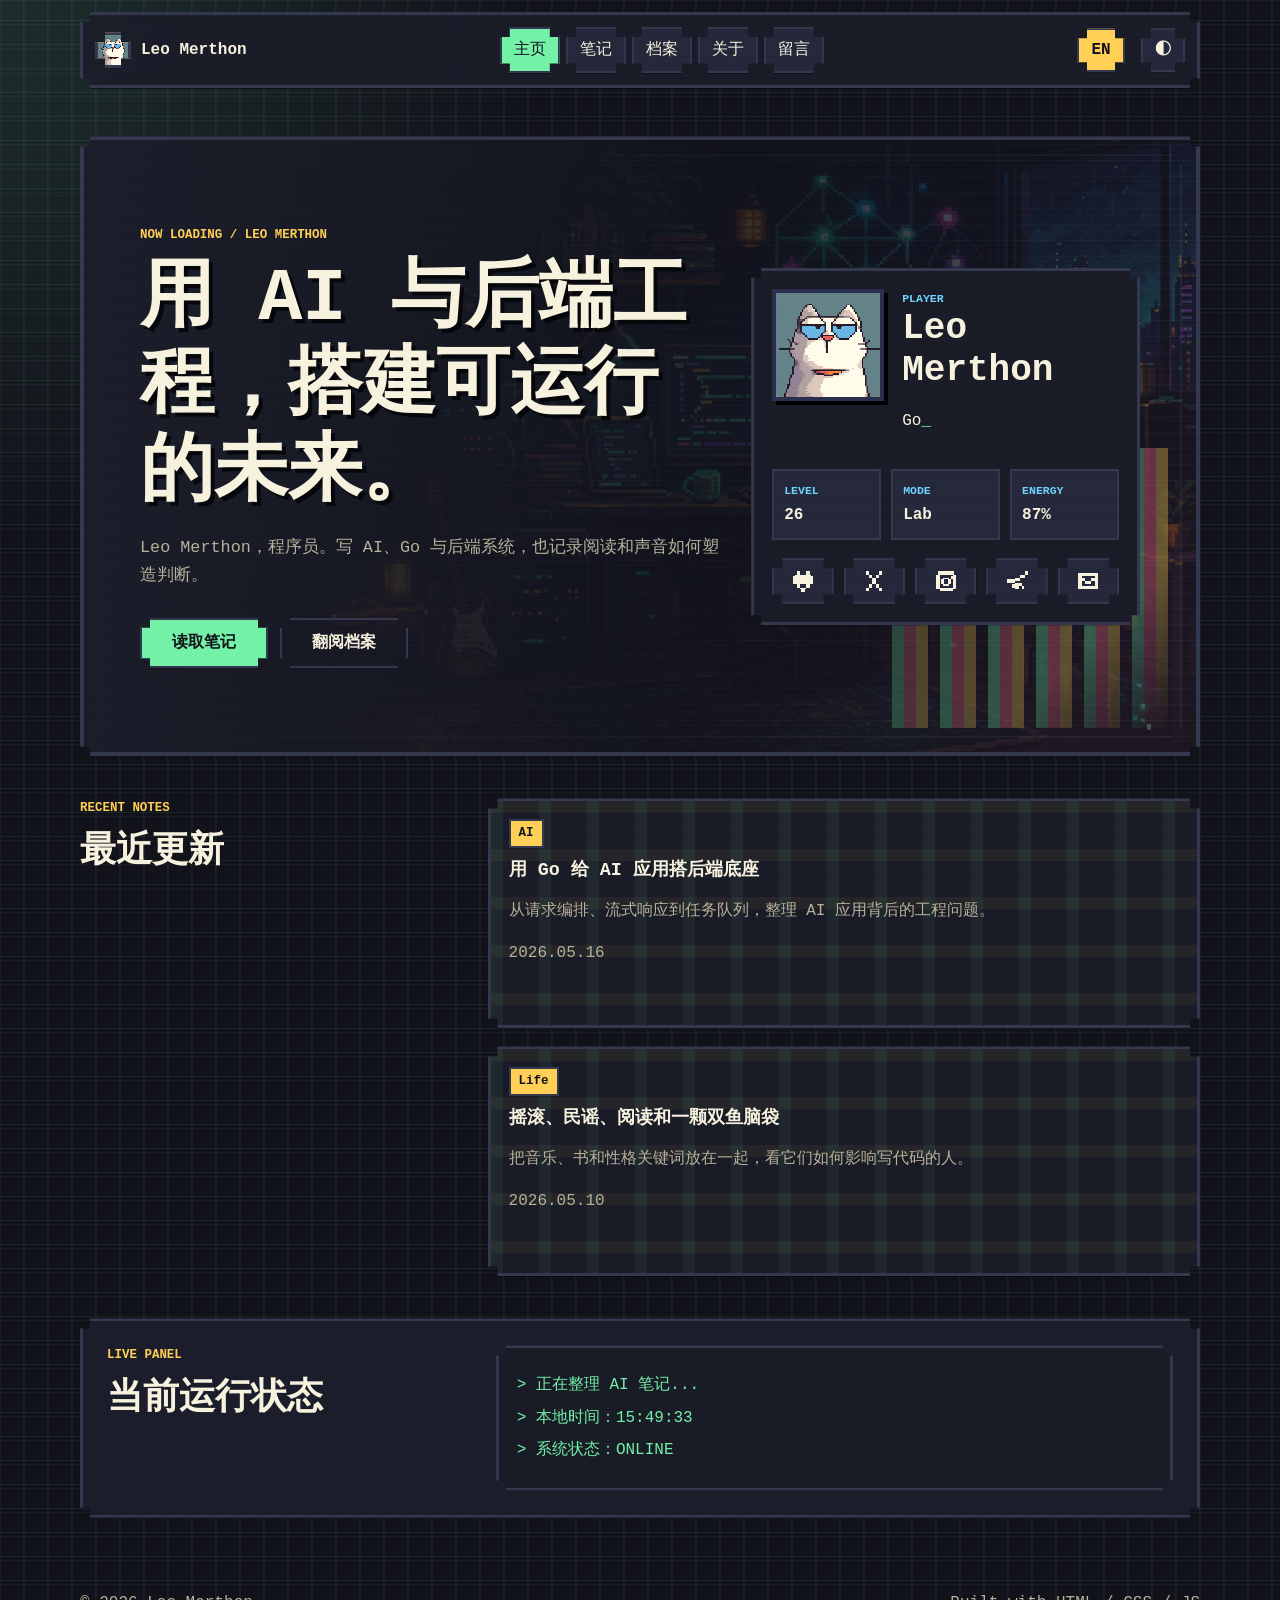
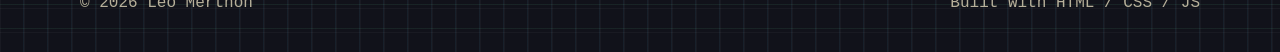
<file: index.html>
<!doctype html>
<html lang="zh-CN">
  <head>
    <meta charset="utf-8">
    <meta name="viewport" content="width=device-width, initial-scale=1">
    <title>Leo Merthon | AI Backend Engineer</title>
    <meta name="description" content="Leo Merthon 的像素风个人网站，记录 AI、Golang、后端工程、阅读和音乐。">
    <link rel="icon" type="image/svg+xml" href="assets/img/favicon.svg">
    <link rel="apple-touch-icon" href="assets/img/my.jpg">
    <link rel="stylesheet" href="assets/css/style.css">
  </head>
  <body data-page="home">
    <div class="scanline" aria-hidden="true"></div>
    <header class="site-header">
      <a class="brand" href="index.html" aria-label="回到首页">
        <span class="brand-icon"><img src="assets/img/my.jpg" alt=""></span>
        <span>Leo Merthon</span>
      </a>
      <button class="menu-button" type="button" data-menu-toggle aria-controls="site-nav" aria-expanded="false" aria-label="打开导航">
        <span></span><span></span><span></span>
      </button>
      <nav class="main-nav" id="site-nav" aria-label="主导航">
        <a href="index.html" data-i18n="nav.home">主页</a>
        <a href="posts.html" data-i18n="nav.notes">笔记</a>
        <a href="archive.html" data-i18n="nav.archive">档案</a>
        <a href="about.html" data-i18n="nav.about">关于</a>
        <a href="guestbook.html" data-i18n="nav.guestbook">留言</a>
      </nav>
      <button class="lang-button" type="button" data-lang-toggle aria-label="Switch language">EN</button>
      <button class="icon-button" type="button" data-theme-toggle aria-label="切换主题" title="切换主题">◐</button>
    </header>

    <main>
      <section class="hero">
        <img class="hero-art" src="assets/img/leo-pixel-lab.png" alt="" aria-hidden="true">
        <div class="pixel-grid" aria-hidden="true"></div>
        <div class="hero-copy">
          <p class="eyebrow" data-i18n="home.eyebrow">NOW LOADING / LEO MERTHON</p>
          <h1 data-i18n="home.title">用 AI 与后端工程，搭建可运行的未来。</h1>
          <p class="lead" data-i18n="home.lead">Leo Merthon，程序员。写 AI、Go 与后端系统，也记录阅读和声音如何塑造判断。</p>
          <div class="hero-actions">
            <a class="button primary" href="posts.html" data-i18n="home.ctaNotes">读取笔记</a>
            <a class="button ghost" href="archive.html" data-i18n="home.ctaArchive">翻阅档案</a>
          </div>
        </div>
        <aside class="profile-terminal" aria-label="个人状态卡">
          <img class="avatar pixel-avatar" src="assets/img/my.jpg" alt="个人头像">
          <div>
            <p class="terminal-label" data-i18n="home.player">PLAYER</p>
            <h2>Leo Merthon</h2>
            <p class="typing" data-typing="AI Engineering / Golang / Backend Systems / Rock & Folk" data-i18n-typing="home.typing"></p>
          </div>
          <dl class="status-grid">
            <div>
              <dt>LEVEL</dt>
              <dd>26</dd>
            </div>
            <div>
              <dt>MODE</dt>
              <dd>Lab</dd>
            </div>
            <div>
              <dt>ENERGY</dt>
              <dd><span data-energy>87</span>%</dd>
            </div>
          </dl>
          <nav class="social-dock" aria-label="Social links">
            <a href="#" aria-label="GitHub">
              <svg class="pixel-icon" viewBox="0 0 16 16" aria-hidden="true">
                <path d="M4 2h2v2H4zM10 2h2v2h-2zM3 4h10v1H3zM2 5h12v5H2zM4 10h2v2H4zM10 10h2v2h-2zM6 12h4v1H6zM7 13h2v2H7z"/>
              </svg>
            </a>
            <a href="#" aria-label="X">
              <svg class="pixel-icon" viewBox="0 0 16 16" aria-hidden="true">
                <path d="M3 2h2v2H3zM11 2h2v2h-2zM5 4h2v2H5zM9 4h2v2H9zM7 6h2v4H7zM5 10h2v2H5zM9 10h2v2H9zM3 12h2v2H3zM11 12h2v2h-2z"/>
              </svg>
            </a>
            <a href="#" aria-label="Instagram">
              <svg class="pixel-icon" viewBox="0 0 16 16" aria-hidden="true">
                <path d="M3 2h10v2H3zM2 4h2v9H2zM12 4h2v9h-2zM4 12h8v2H4zM11 5h2v2h-2zM6 6h4v1H6zM5 7h2v3H5zM9 7h2v3H9zM6 10h4v1H6z"/>
              </svg>
            </a>
            <a href="#" aria-label="Telegram">
              <svg class="pixel-icon" viewBox="0 0 16 16" aria-hidden="true">
                <path d="M13 2h2v2h-2zM10 4h3v2h-3zM7 6h3v2H7zM2 7h5v2H2zM7 9h2v4H7zM9 9h2v2H9zM11 11h1v2h-1zM5 10h2v2H5z"/>
              </svg>
            </a>
            <a href="mailto:your-email@example.com" aria-label="Gmail">
              <svg class="pixel-icon" viewBox="0 0 16 16" aria-hidden="true">
                <path d="M2 3h12v2H2zM2 5h2v8H2zM12 5h2v8h-2zM4 6h2v2H4zM10 6h2v2h-2zM6 8h4v2H6zM4 11h8v2H4z"/>
              </svg>
            </a>
          </nav>
        </aside>
      </section>

      <section class="section two-col">
        <div>
          <p class="eyebrow" data-i18n="home.recentEyebrow">RECENT NOTES</p>
          <h2 data-i18n="home.recentTitle">最近更新</h2>
        </div>
        <div class="post-list compact-list">
          <article class="post-card">
            <span class="post-tag" data-i18n="tag.ai">AI</span>
            <h3><a href="post-pixel-room.html" data-i18n="post.ai.title">用 Go 给 AI 应用搭后端底座</a></h3>
            <p data-i18n="post.ai.excerpt">从请求编排、流式响应到任务队列，整理 AI 应用背后的工程问题。</p>
            <time datetime="2026-05-16">2026.05.16</time>
          </article>
          <article class="post-card">
            <span class="post-tag" data-i18n="tag.life">Life</span>
            <h3><a href="post-desk-notes.html" data-i18n="post.life.title">摇滚、民谣、阅读和一颗双鱼脑袋</a></h3>
            <p data-i18n="post.life.excerpt">把音乐、书和性格关键词放在一起，看它们如何影响写代码的人。</p>
            <time datetime="2026-05-10">2026.05.10</time>
          </article>
        </div>
      </section>

      <section class="section console-strip">
        <div>
          <p class="eyebrow" data-i18n="home.liveEyebrow">LIVE PANEL</p>
          <h2 data-i18n="home.liveTitle">当前运行状态</h2>
        </div>
        <div class="console-box" aria-live="polite">
          <p><span>&gt;</span> <span data-rotator data-i18n-rotator="home.rotator">正在整理 AI 笔记...</span></p>
          <p><span>&gt;</span> <span data-i18n="home.localTime">本地时间</span>：<span data-clock>--:--:--</span></p>
          <p><span>&gt;</span> <span data-i18n="home.siteStatus">系统状态：ONLINE</span></p>
        </div>
      </section>
    </main>

    <footer class="site-footer">
      <span>© 2026 Leo Merthon</span>
      <span>Built with HTML / CSS / JS</span>
    </footer>

    <script src="assets/js/main.js" defer></script>
  </body>
</html>
</file>
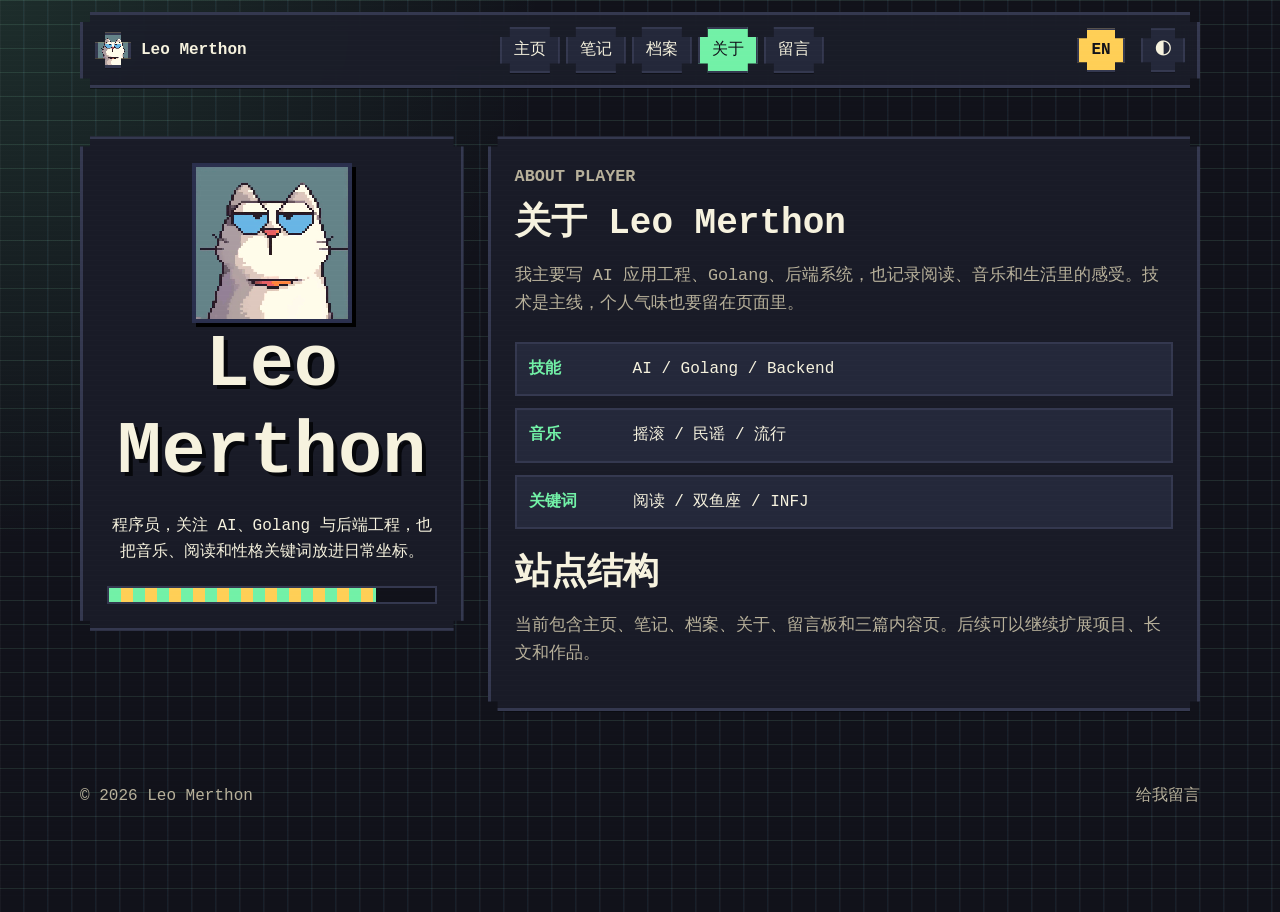
<file: about.html>
<!doctype html>
<html lang="zh-CN">
  <head>
    <meta charset="utf-8">
    <meta name="viewport" content="width=device-width, initial-scale=1">
    <title>About | Leo Merthon</title>
    <meta name="description" content="关于 Leo Merthon 的页面。">
    <link rel="icon" type="image/svg+xml" href="assets/img/favicon.svg">
    <link rel="stylesheet" href="assets/css/style.css">
  </head>
  <body data-page="about">
    <div class="scanline" aria-hidden="true"></div>
    <header class="site-header">
      <a class="brand" href="index.html" aria-label="回到首页">
        <span class="brand-icon"><img src="assets/img/my.jpg" alt=""></span>
        <span>Leo Merthon</span>
      </a>
      <button class="menu-button" type="button" data-menu-toggle aria-controls="site-nav" aria-expanded="false" aria-label="打开导航">
        <span></span><span></span><span></span>
      </button>
      <nav class="main-nav" id="site-nav" aria-label="主导航">
        <a href="index.html" data-i18n="nav.home">主页</a>
        <a href="posts.html" data-i18n="nav.notes">笔记</a>
        <a href="archive.html" data-i18n="nav.archive">档案</a>
        <a href="about.html" data-i18n="nav.about">关于</a>
        <a href="guestbook.html" data-i18n="nav.guestbook">留言</a>
      </nav>
      <button class="lang-button" type="button" data-lang-toggle aria-label="Switch language">EN</button>
      <button class="icon-button" type="button" data-theme-toggle aria-label="切换主题" title="切换主题">◐</button>
    </header>

    <main>
      <section class="about-layout">
        <aside class="player-card">
          <img class="avatar pixel-avatar large" src="assets/img/my.jpg" alt="个人头像">
          <h1>Leo Merthon</h1>
          <p data-i18n="about.card">程序员，关注 AI、Golang 与后端工程，也把音乐、阅读和性格关键词放进日常坐标。</p>
          <div class="meter" aria-label="工程能量"><span style="width: 82%"></span></div>
        </aside>
        <div class="about-copy">
          <p class="eyebrow" data-i18n="about.eyebrow">ABOUT PLAYER</p>
          <h2 data-i18n="about.title">关于 Leo Merthon</h2>
          <p data-i18n="about.body">我主要写 AI 应用工程、Golang、后端系统，也记录阅读、音乐和生活里的感受。技术是主线，个人气味也要留在页面里。</p>
          <div class="inventory">
            <div><strong data-i18n="about.skillLabel">技能</strong><span>AI / Golang / Backend</span></div>
            <div><strong data-i18n="about.musicLabel">音乐</strong><span data-i18n="about.music">摇滚 / 民谣 / 流行</span></div>
            <div><strong data-i18n="about.identityLabel">关键词</strong><span data-i18n="about.identity">阅读 / 双鱼座 / INFJ</span></div>
          </div>
          <h2 data-i18n="about.structureTitle">站点结构</h2>
          <p data-i18n="about.structure">当前包含主页、笔记、档案、关于、留言板和三篇内容页。后续可以继续扩展项目、长文和作品。</p>
        </div>
      </section>
    </main>

    <footer class="site-footer">
      <span>© 2026 Leo Merthon</span>
      <span><a href="guestbook.html" data-i18n="footer.leaveMessage">给我留言</a></span>
    </footer>
    <script src="assets/js/main.js" defer></script>
  </body>
</html>
</file>
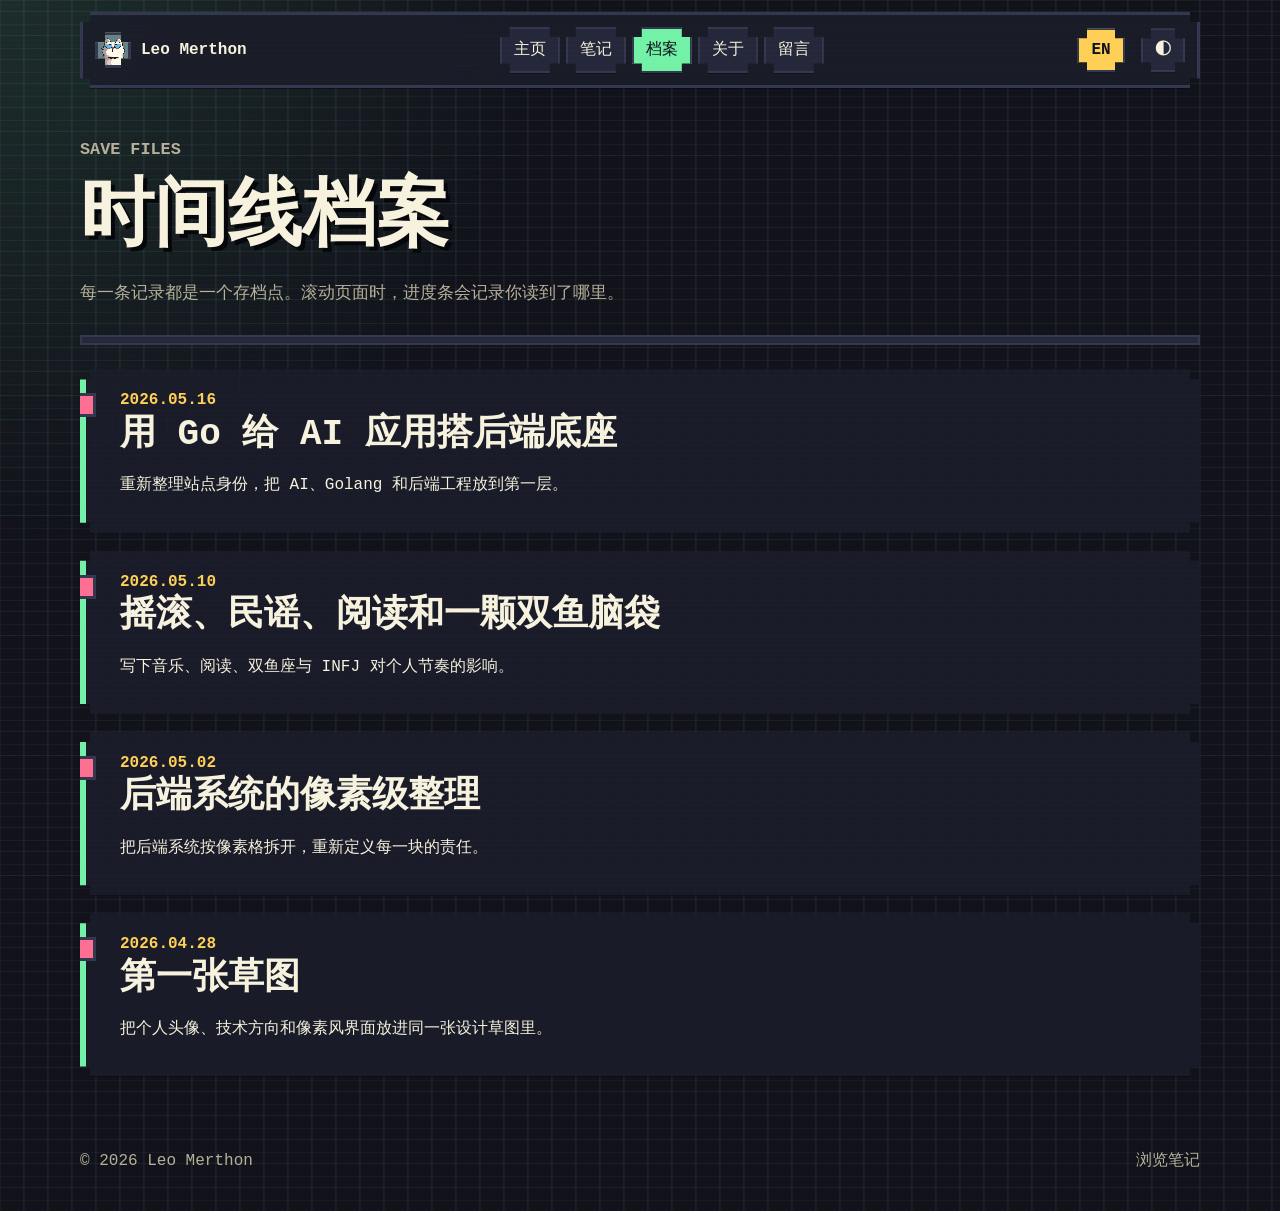
<file: archive.html>
<!doctype html>
<html lang="zh-CN">
  <head>
    <meta charset="utf-8">
    <meta name="viewport" content="width=device-width, initial-scale=1">
    <title>Archive | Leo Merthon</title>
    <meta name="description" content="Leo Merthon 的时间线档案。">
    <link rel="icon" type="image/svg+xml" href="assets/img/favicon.svg">
    <link rel="stylesheet" href="assets/css/style.css">
  </head>
  <body data-page="archive">
    <div class="scanline" aria-hidden="true"></div>
    <header class="site-header">
      <a class="brand" href="index.html" aria-label="回到首页">
        <span class="brand-icon"><img src="assets/img/my.jpg" alt=""></span>
        <span>Leo Merthon</span>
      </a>
      <button class="menu-button" type="button" data-menu-toggle aria-controls="site-nav" aria-expanded="false" aria-label="打开导航">
        <span></span><span></span><span></span>
      </button>
      <nav class="main-nav" id="site-nav" aria-label="主导航">
        <a href="index.html" data-i18n="nav.home">主页</a>
        <a href="posts.html" data-i18n="nav.notes">笔记</a>
        <a href="archive.html" data-i18n="nav.archive">档案</a>
        <a href="about.html" data-i18n="nav.about">关于</a>
        <a href="guestbook.html" data-i18n="nav.guestbook">留言</a>
      </nav>
      <button class="lang-button" type="button" data-lang-toggle aria-label="Switch language">EN</button>
      <button class="icon-button" type="button" data-theme-toggle aria-label="切换主题" title="切换主题">◐</button>
    </header>

    <main>
      <section class="page-title">
        <p class="eyebrow" data-i18n="archive.eyebrow">SAVE FILES</p>
        <h1 data-i18n="archive.title">时间线档案</h1>
        <p data-i18n="archive.lead">每一条记录都是一个存档点。滚动页面时，进度条会记录你读到了哪里。</p>
      </section>
      <div class="progress-track" aria-hidden="true"><span data-progress></span></div>

      <section class="timeline">
        <article>
          <time datetime="2026-05-16">2026.05.16</time>
          <h2><a href="post-pixel-room.html" data-i18n="post.ai.title">用 Go 给 AI 应用搭后端底座</a></h2>
          <p data-i18n="archive.item1">重新整理站点身份，把 AI、Golang 和后端工程放到第一层。</p>
        </article>
        <article>
          <time datetime="2026-05-10">2026.05.10</time>
          <h2><a href="post-desk-notes.html" data-i18n="post.life.title">摇滚、民谣、阅读和一颗双鱼脑袋</a></h2>
          <p data-i18n="archive.item2">写下音乐、阅读、双鱼座与 INFJ 对个人节奏的影响。</p>
        </article>
        <article>
          <time datetime="2026-05-02">2026.05.02</time>
          <h2><a href="post-static-fun.html" data-i18n="post.backend.title">后端系统的像素级整理</a></h2>
          <p data-i18n="archive.item3">把后端系统按像素格拆开，重新定义每一块的责任。</p>
        </article>
        <article>
          <time datetime="2026-04-28">2026.04.28</time>
          <h2 data-i18n="archive.item4Title">第一张草图</h2>
          <p data-i18n="archive.item4">把个人头像、技术方向和像素风界面放进同一张设计草图里。</p>
        </article>
      </section>
    </main>

    <footer class="site-footer">
      <span>© 2026 Leo Merthon</span>
      <span><a href="posts.html" data-i18n="footer.readNotes">浏览笔记</a></span>
    </footer>
    <script src="assets/js/main.js" defer></script>
  </body>
</html>
</file>
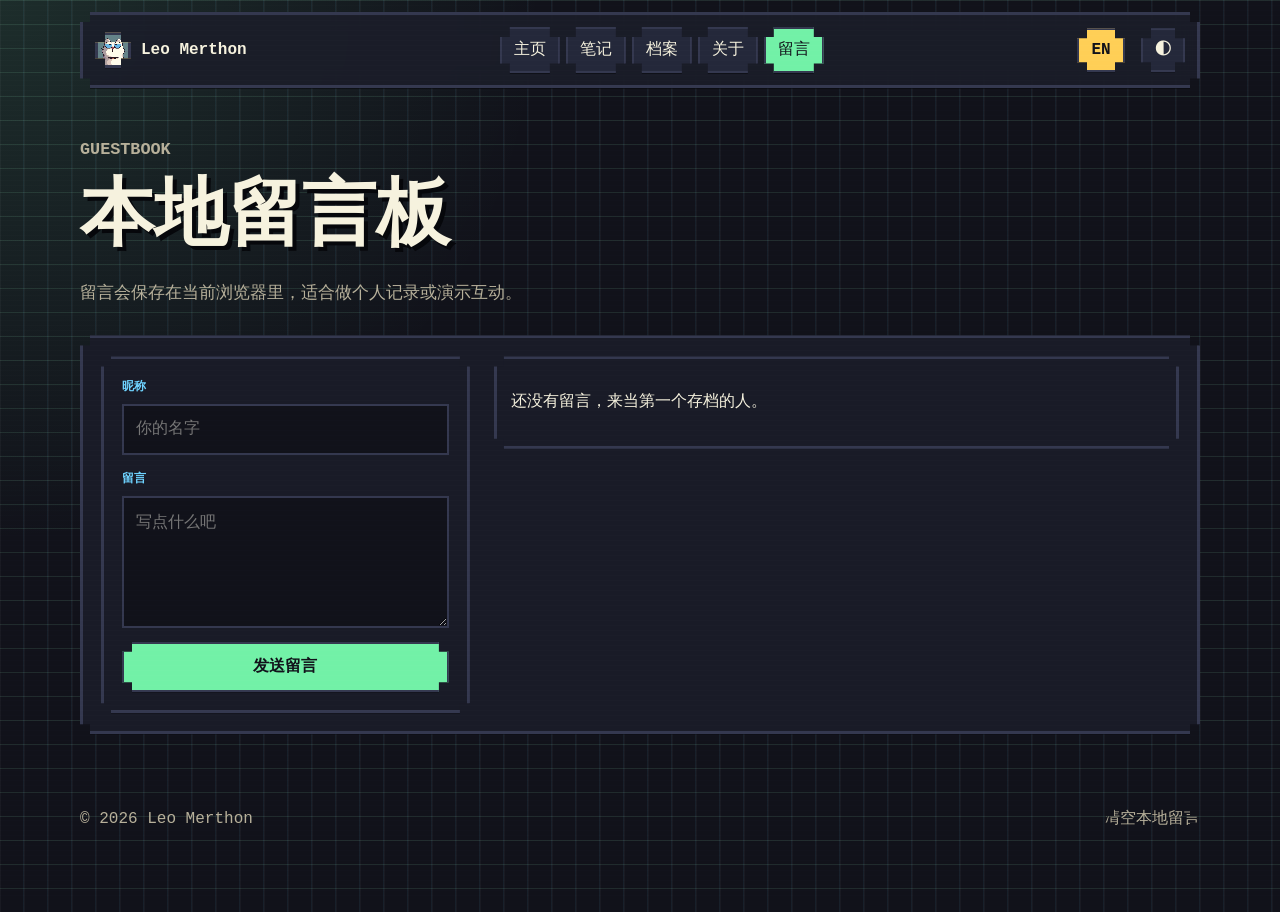
<file: guestbook.html>
<!doctype html>
<html lang="zh-CN">
  <head>
    <meta charset="utf-8">
    <meta name="viewport" content="width=device-width, initial-scale=1">
    <title>Guestbook | Leo Merthon</title>
    <meta name="description" content="Leo Merthon 的本地留言板。">
    <link rel="icon" type="image/svg+xml" href="assets/img/favicon.svg">
    <link rel="stylesheet" href="assets/css/style.css">
  </head>
  <body data-page="guestbook">
    <div class="scanline" aria-hidden="true"></div>
    <header class="site-header">
      <a class="brand" href="index.html" aria-label="回到首页">
        <span class="brand-icon"><img src="assets/img/my.jpg" alt=""></span>
        <span>Leo Merthon</span>
      </a>
      <button class="menu-button" type="button" data-menu-toggle aria-controls="site-nav" aria-expanded="false" aria-label="打开导航">
        <span></span><span></span><span></span>
      </button>
      <nav class="main-nav" id="site-nav" aria-label="主导航">
        <a href="index.html" data-i18n="nav.home">主页</a>
        <a href="posts.html" data-i18n="nav.notes">笔记</a>
        <a href="archive.html" data-i18n="nav.archive">档案</a>
        <a href="about.html" data-i18n="nav.about">关于</a>
        <a href="guestbook.html" data-i18n="nav.guestbook">留言</a>
      </nav>
      <button class="lang-button" type="button" data-lang-toggle aria-label="Switch language">EN</button>
      <button class="icon-button" type="button" data-theme-toggle aria-label="切换主题" title="切换主题">◐</button>
    </header>

    <main>
      <section class="page-title">
        <p class="eyebrow">GUESTBOOK</p>
        <h1 data-i18n="guest.title">本地留言板</h1>
        <p data-i18n="guest.lead">留言会保存在当前浏览器里，适合做个人记录或演示互动。</p>
      </section>

      <section class="guestbook">
        <form class="message-form" data-guestbook-form>
          <label>
            <span data-i18n="form.name">昵称</span>
            <input name="name" required maxlength="18" placeholder="你的名字" data-i18n-placeholder="form.namePlaceholder">
          </label>
          <label>
            <span data-i18n="form.message">留言</span>
            <textarea name="message" required maxlength="140" placeholder="写点什么吧" data-i18n-placeholder="form.messagePlaceholder"></textarea>
          </label>
          <button class="button primary" type="submit" data-i18n="guest.submit">发送留言</button>
        </form>
        <div class="message-list" data-message-list aria-live="polite"></div>
      </section>
    </main>

    <footer class="site-footer">
      <span>© 2026 Leo Merthon</span>
      <span><button class="link-button" type="button" data-clear-messages data-i18n="guest.clear">清空本地留言</button></span>
    </footer>
    <script src="assets/js/main.js" defer></script>
  </body>
</html>
</file>
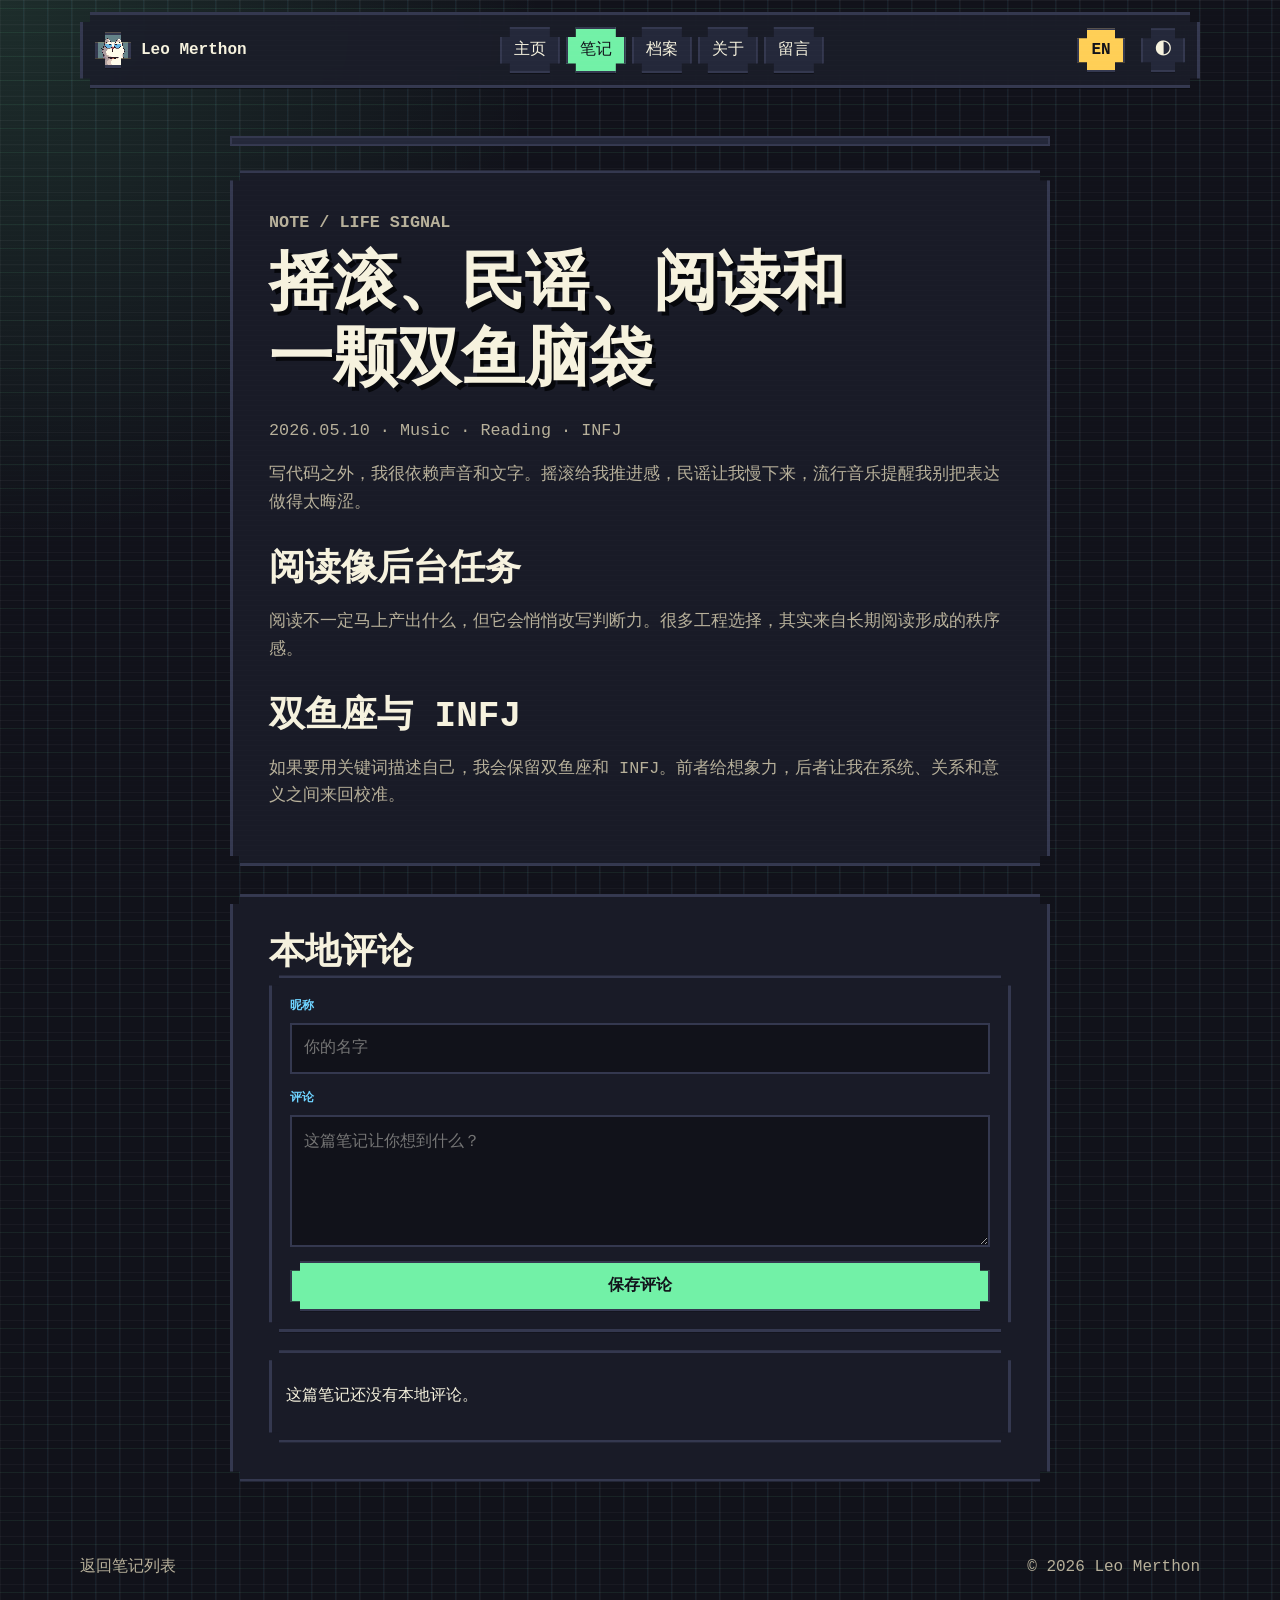
<file: post-desk-notes.html>
<!doctype html>
<html lang="zh-CN">
  <head>
    <meta charset="utf-8">
    <meta name="viewport" content="width=device-width, initial-scale=1">
    <title>摇滚、民谣、阅读和一颗双鱼脑袋 | Leo Merthon</title>
    <meta name="description" content="Leo Merthon 关于音乐、阅读和个人关键词的笔记。">
    <link rel="icon" type="image/svg+xml" href="assets/img/favicon.svg">
    <link rel="stylesheet" href="assets/css/style.css">
  </head>
  <body data-page="article" data-article-id="desk-notes">
    <div class="scanline" aria-hidden="true"></div>
    <header class="site-header">
      <a class="brand" href="index.html" aria-label="回到首页">
        <span class="brand-icon"><img src="assets/img/my.jpg" alt=""></span>
        <span>Leo Merthon</span>
      </a>
      <button class="menu-button" type="button" data-menu-toggle aria-controls="site-nav" aria-expanded="false" aria-label="打开导航">
        <span></span><span></span><span></span>
      </button>
      <nav class="main-nav" id="site-nav" aria-label="主导航">
        <a href="index.html" data-i18n="nav.home">主页</a>
        <a href="posts.html" data-i18n="nav.notes">笔记</a>
        <a href="archive.html" data-i18n="nav.archive">档案</a>
        <a href="about.html" data-i18n="nav.about">关于</a>
        <a href="guestbook.html" data-i18n="nav.guestbook">留言</a>
      </nav>
      <button class="lang-button" type="button" data-lang-toggle aria-label="Switch language">EN</button>
      <button class="icon-button" type="button" data-theme-toggle aria-label="切换主题" title="切换主题">◐</button>
    </header>
    <main class="article-shell">
      <div class="progress-track" aria-hidden="true"><span data-progress></span></div>
      <article class="article">
        <p class="eyebrow" data-i18n="article.life.eyebrow">NOTE / LIFE SIGNAL</p>
        <h1 data-i18n="post.life.title">摇滚、民谣、阅读和一颗双鱼脑袋</h1>
        <p class="article-meta" data-i18n="article.life.meta">2026.05.10 · Music · Reading · INFJ</p>
        <p data-i18n="article.life.p1">写代码之外，我很依赖声音和文字。摇滚给我推进感，民谣让我慢下来，流行音乐提醒我别把表达做得太晦涩。</p>
        <h2 data-i18n="article.life.h1">阅读像后台任务</h2>
        <p data-i18n="article.life.p2">阅读不一定马上产出什么，但它会悄悄改写判断力。很多工程选择，其实来自长期阅读形成的秩序感。</p>
        <h2 data-i18n="article.life.h2">双鱼座与 INFJ</h2>
        <p data-i18n="article.life.p3">如果要用关键词描述自己，我会保留双鱼座和 INFJ。前者给想象力，后者让我在系统、关系和意义之间来回校准。</p>
      </article>
      <section class="article-comments" aria-label="笔记评论">
        <h2 data-i18n="comments.title">本地评论</h2>
        <form class="message-form small" data-comment-form>
          <label><span data-i18n="form.name">昵称</span><input name="name" required maxlength="18" placeholder="你的名字" data-i18n-placeholder="form.namePlaceholder"></label>
          <label><span data-i18n="form.comment">评论</span><textarea name="message" required maxlength="140" placeholder="这篇笔记让你想到什么？" data-i18n-placeholder="form.commentPlaceholder"></textarea></label>
          <button class="button primary" type="submit" data-i18n="comments.submit">保存评论</button>
        </form>
        <div class="message-list" data-comment-list></div>
      </section>
    </main>
    <footer class="site-footer">
      <span><a href="posts.html" data-i18n="footer.backNotes">返回笔记列表</a></span>
      <span>© 2026 Leo Merthon</span>
    </footer>
    <script src="assets/js/main.js" defer></script>
  </body>
</html>
</file>
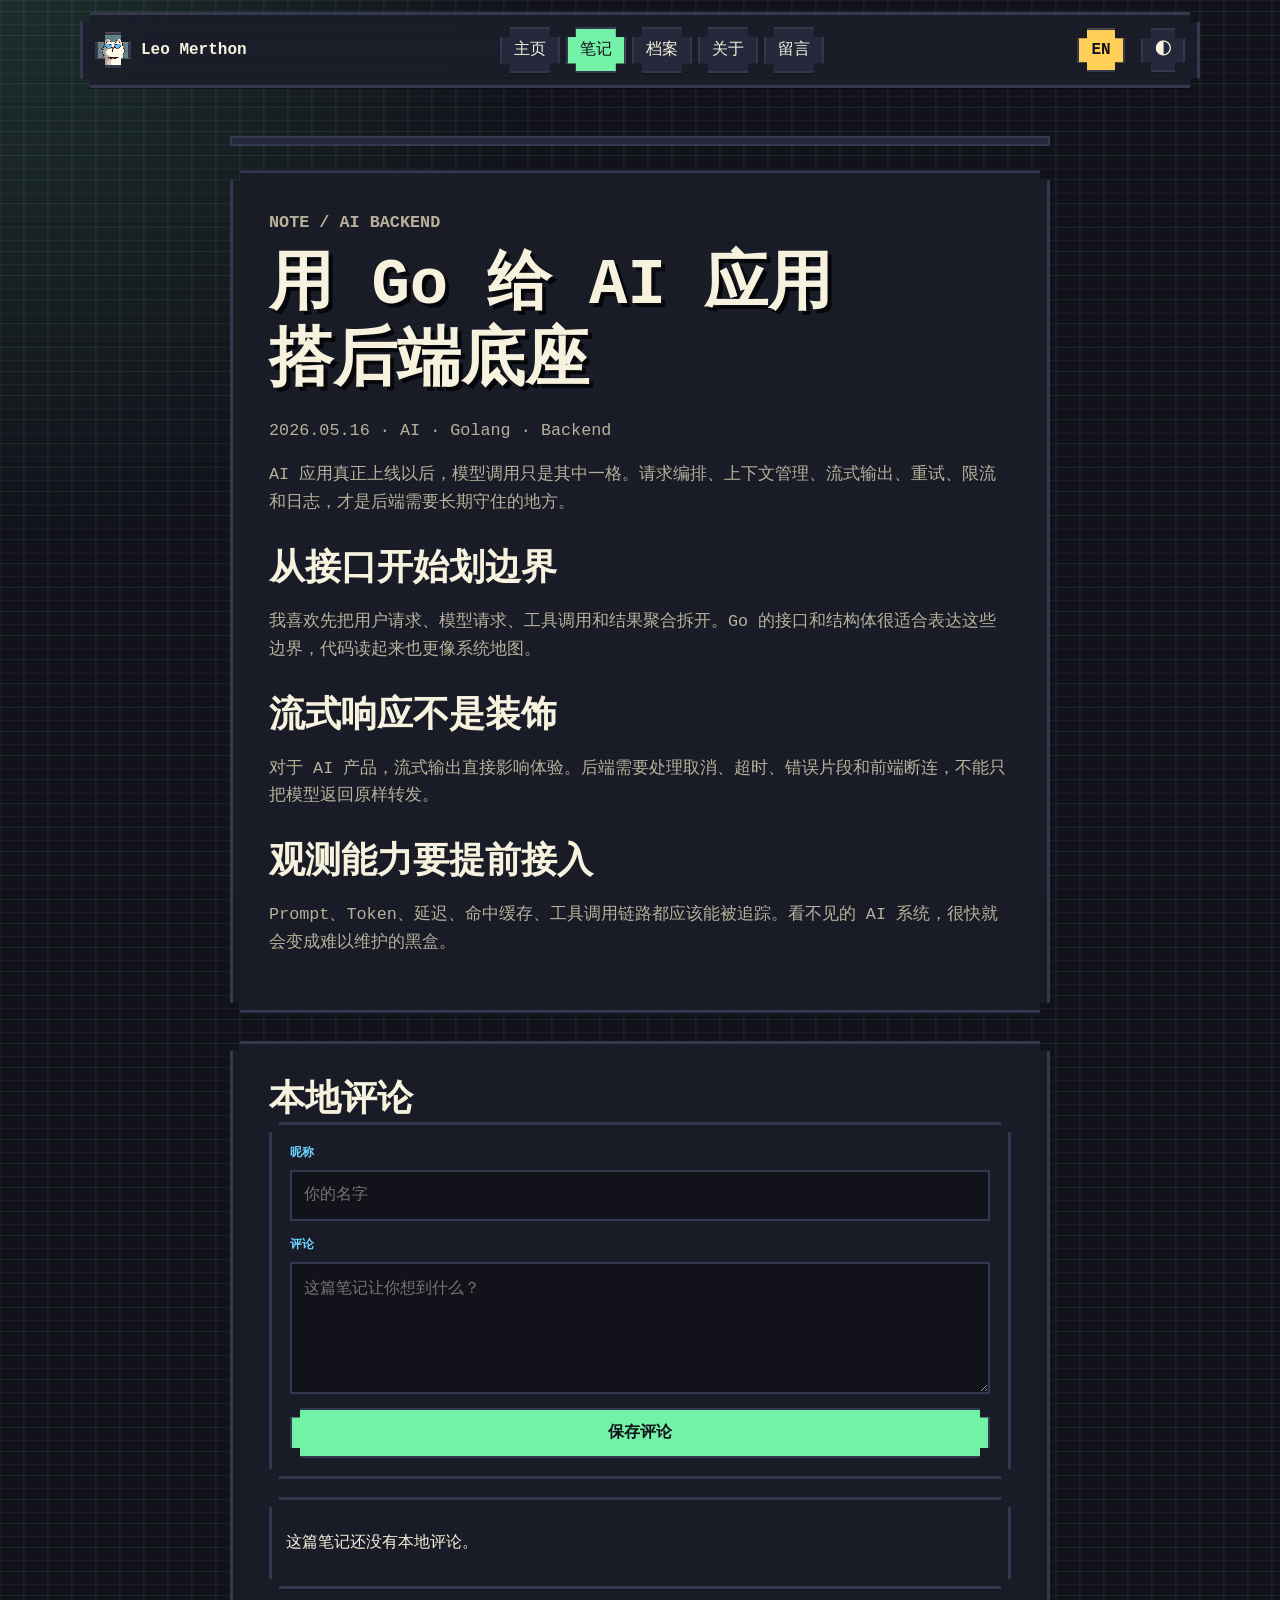
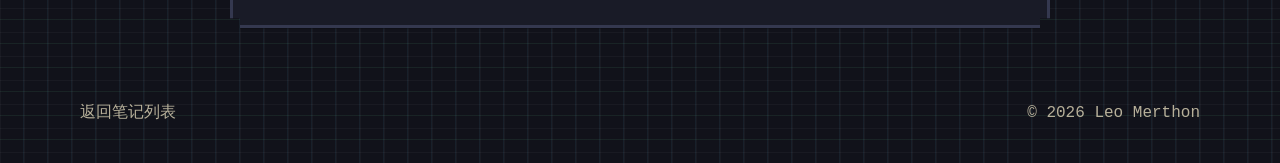
<file: post-pixel-room.html>
<!doctype html>
<html lang="zh-CN">
  <head>
    <meta charset="utf-8">
    <meta name="viewport" content="width=device-width, initial-scale=1">
    <title>用 Go 给 AI 应用搭后端底座 | Leo Merthon</title>
    <meta name="description" content="Leo Merthon 关于 AI 应用后端工程的笔记。">
    <link rel="icon" type="image/svg+xml" href="assets/img/favicon.svg">
    <link rel="stylesheet" href="assets/css/style.css">
  </head>
  <body data-page="article" data-article-id="pixel-room">
    <div class="scanline" aria-hidden="true"></div>
    <header class="site-header">
      <a class="brand" href="index.html" aria-label="回到首页">
        <span class="brand-icon"><img src="assets/img/my.jpg" alt=""></span>
        <span>Leo Merthon</span>
      </a>
      <button class="menu-button" type="button" data-menu-toggle aria-controls="site-nav" aria-expanded="false" aria-label="打开导航">
        <span></span><span></span><span></span>
      </button>
      <nav class="main-nav" id="site-nav" aria-label="主导航">
        <a href="index.html" data-i18n="nav.home">主页</a>
        <a href="posts.html" data-i18n="nav.notes">笔记</a>
        <a href="archive.html" data-i18n="nav.archive">档案</a>
        <a href="about.html" data-i18n="nav.about">关于</a>
        <a href="guestbook.html" data-i18n="nav.guestbook">留言</a>
      </nav>
      <button class="lang-button" type="button" data-lang-toggle aria-label="Switch language">EN</button>
      <button class="icon-button" type="button" data-theme-toggle aria-label="切换主题" title="切换主题">◐</button>
    </header>
    <main class="article-shell">
      <div class="progress-track" aria-hidden="true"><span data-progress></span></div>
      <article class="article">
        <p class="eyebrow" data-i18n="article.ai.eyebrow">NOTE / AI BACKEND</p>
        <h1 data-i18n="post.ai.title">用 Go 给 AI 应用搭后端底座</h1>
        <p class="article-meta" data-i18n="article.ai.meta">2026.05.16 · AI · Golang · Backend</p>
        <p data-i18n="article.ai.p1">AI 应用真正上线以后，模型调用只是其中一格。请求编排、上下文管理、流式输出、重试、限流和日志，才是后端需要长期守住的地方。</p>
        <h2 data-i18n="article.ai.h1">从接口开始划边界</h2>
        <p data-i18n="article.ai.p2">我喜欢先把用户请求、模型请求、工具调用和结果聚合拆开。Go 的接口和结构体很适合表达这些边界，代码读起来也更像系统地图。</p>
        <h2 data-i18n="article.ai.h2">流式响应不是装饰</h2>
        <p data-i18n="article.ai.p3">对于 AI 产品，流式输出直接影响体验。后端需要处理取消、超时、错误片段和前端断连，不能只把模型返回原样转发。</p>
        <h2 data-i18n="article.ai.h3">观测能力要提前接入</h2>
        <p data-i18n="article.ai.p4">Prompt、Token、延迟、命中缓存、工具调用链路都应该能被追踪。看不见的 AI 系统，很快就会变成难以维护的黑盒。</p>
      </article>
      <section class="article-comments" aria-label="笔记评论">
        <h2 data-i18n="comments.title">本地评论</h2>
        <form class="message-form small" data-comment-form>
          <label>
            <span data-i18n="form.name">昵称</span>
            <input name="name" required maxlength="18" placeholder="你的名字" data-i18n-placeholder="form.namePlaceholder">
          </label>
          <label>
            <span data-i18n="form.comment">评论</span>
            <textarea name="message" required maxlength="140" placeholder="这篇笔记让你想到什么？" data-i18n-placeholder="form.commentPlaceholder"></textarea>
          </label>
          <button class="button primary" type="submit" data-i18n="comments.submit">保存评论</button>
        </form>
        <div class="message-list" data-comment-list></div>
      </section>
    </main>
    <footer class="site-footer">
      <span><a href="posts.html" data-i18n="footer.backNotes">返回笔记列表</a></span>
      <span>© 2026 Leo Merthon</span>
    </footer>
    <script src="assets/js/main.js" defer></script>
  </body>
</html>
</file>
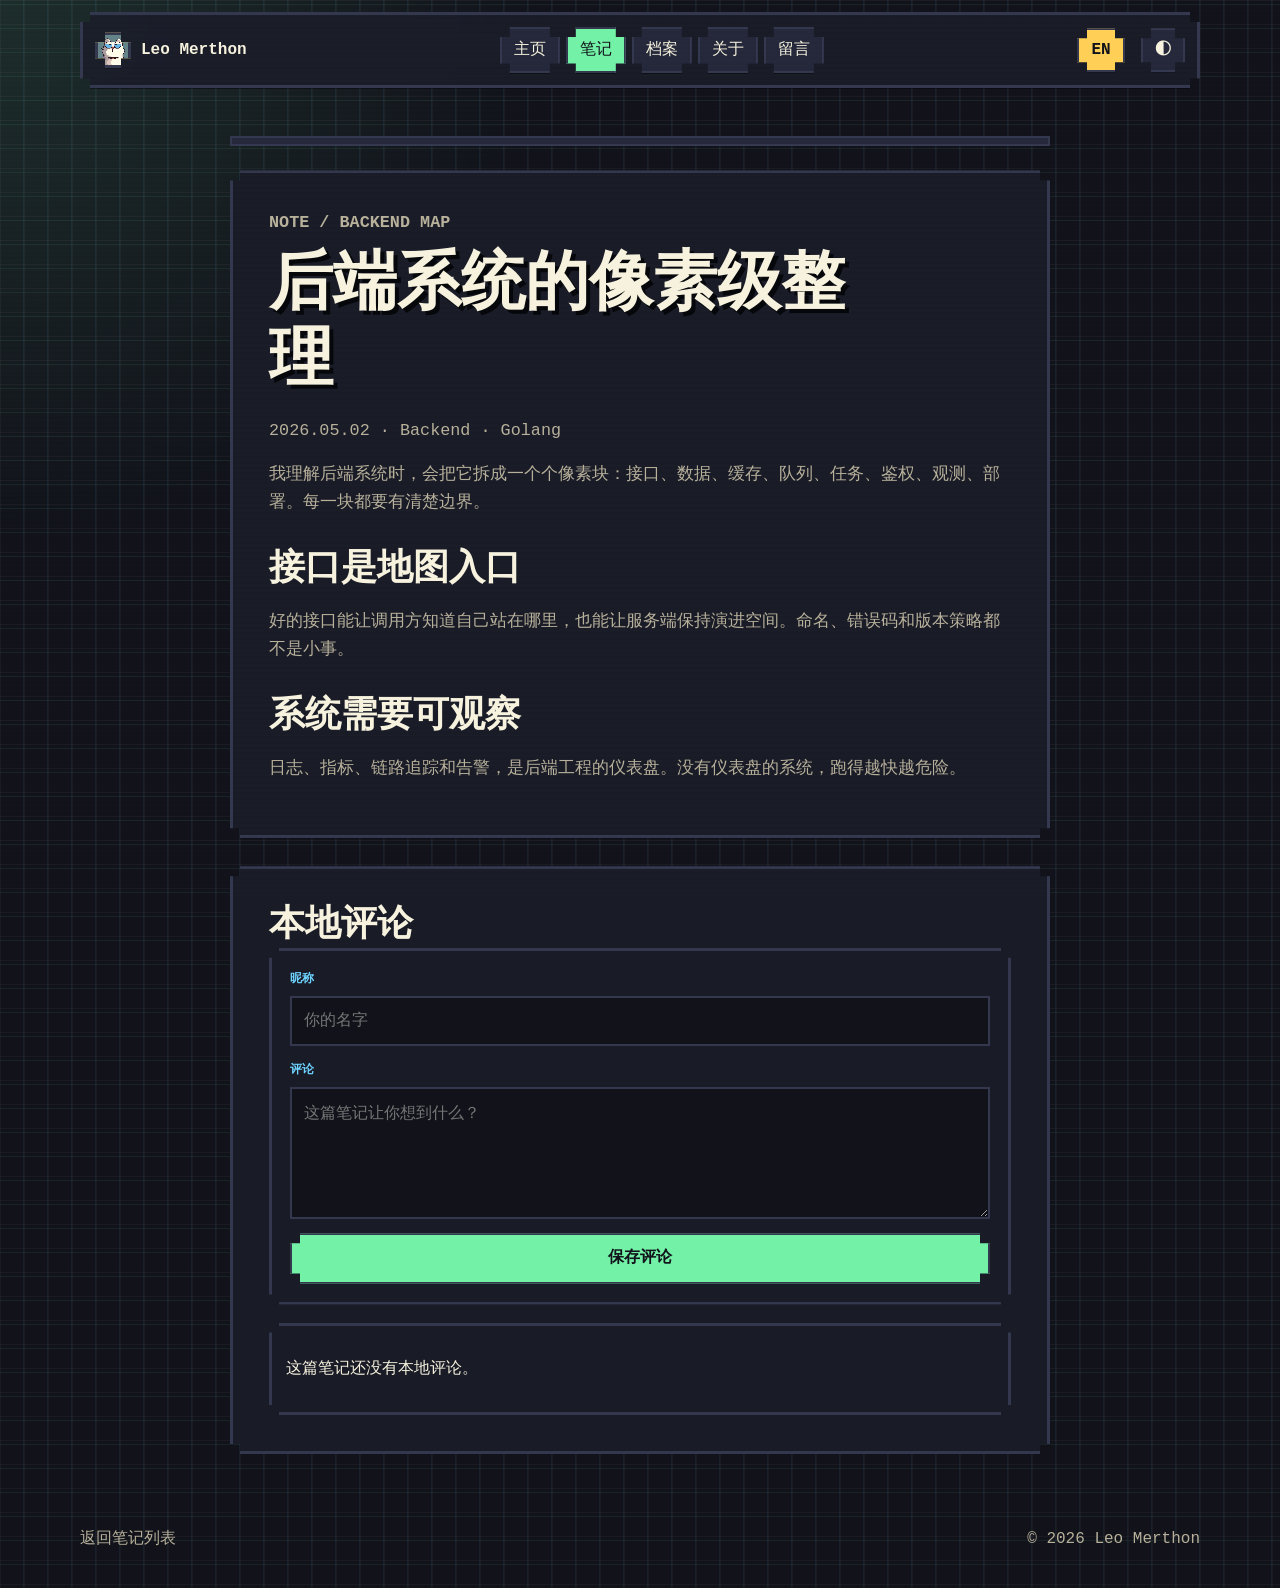
<file: post-static-fun.html>
<!doctype html>
<html lang="zh-CN">
  <head>
    <meta charset="utf-8">
    <meta name="viewport" content="width=device-width, initial-scale=1">
    <title>后端系统的像素级整理 | Leo Merthon</title>
    <meta name="description" content="Leo Merthon 关于后端系统拆解的笔记。">
    <link rel="icon" type="image/svg+xml" href="assets/img/favicon.svg">
    <link rel="stylesheet" href="assets/css/style.css">
  </head>
  <body data-page="article" data-article-id="static-fun">
    <div class="scanline" aria-hidden="true"></div>
    <header class="site-header">
      <a class="brand" href="index.html" aria-label="回到首页">
        <span class="brand-icon"><img src="assets/img/my.jpg" alt=""></span>
        <span>Leo Merthon</span>
      </a>
      <button class="menu-button" type="button" data-menu-toggle aria-controls="site-nav" aria-expanded="false" aria-label="打开导航">
        <span></span><span></span><span></span>
      </button>
      <nav class="main-nav" id="site-nav" aria-label="主导航">
        <a href="index.html" data-i18n="nav.home">主页</a>
        <a href="posts.html" data-i18n="nav.notes">笔记</a>
        <a href="archive.html" data-i18n="nav.archive">档案</a>
        <a href="about.html" data-i18n="nav.about">关于</a>
        <a href="guestbook.html" data-i18n="nav.guestbook">留言</a>
      </nav>
      <button class="lang-button" type="button" data-lang-toggle aria-label="Switch language">EN</button>
      <button class="icon-button" type="button" data-theme-toggle aria-label="切换主题" title="切换主题">◐</button>
    </header>
    <main class="article-shell">
      <div class="progress-track" aria-hidden="true"><span data-progress></span></div>
      <article class="article">
        <p class="eyebrow" data-i18n="article.backend.eyebrow">NOTE / BACKEND MAP</p>
        <h1 data-i18n="post.backend.title">后端系统的像素级整理</h1>
        <p class="article-meta" data-i18n="article.backend.meta">2026.05.02 · Backend · Golang</p>
        <p data-i18n="article.backend.p1">我理解后端系统时，会把它拆成一个个像素块：接口、数据、缓存、队列、任务、鉴权、观测、部署。每一块都要有清楚边界。</p>
        <h2 data-i18n="article.backend.h1">接口是地图入口</h2>
        <p data-i18n="article.backend.p2">好的接口能让调用方知道自己站在哪里，也能让服务端保持演进空间。命名、错误码和版本策略都不是小事。</p>
        <h2 data-i18n="article.backend.h2">系统需要可观察</h2>
        <p data-i18n="article.backend.p3">日志、指标、链路追踪和告警，是后端工程的仪表盘。没有仪表盘的系统，跑得越快越危险。</p>
      </article>
      <section class="article-comments" aria-label="笔记评论">
        <h2 data-i18n="comments.title">本地评论</h2>
        <form class="message-form small" data-comment-form>
          <label><span data-i18n="form.name">昵称</span><input name="name" required maxlength="18" placeholder="你的名字" data-i18n-placeholder="form.namePlaceholder"></label>
          <label><span data-i18n="form.comment">评论</span><textarea name="message" required maxlength="140" placeholder="这篇笔记让你想到什么？" data-i18n-placeholder="form.commentPlaceholder"></textarea></label>
          <button class="button primary" type="submit" data-i18n="comments.submit">保存评论</button>
        </form>
        <div class="message-list" data-comment-list></div>
      </section>
    </main>
    <footer class="site-footer">
      <span><a href="posts.html" data-i18n="footer.backNotes">返回笔记列表</a></span>
      <span>© 2026 Leo Merthon</span>
    </footer>
    <script src="assets/js/main.js" defer></script>
  </body>
</html>
</file>
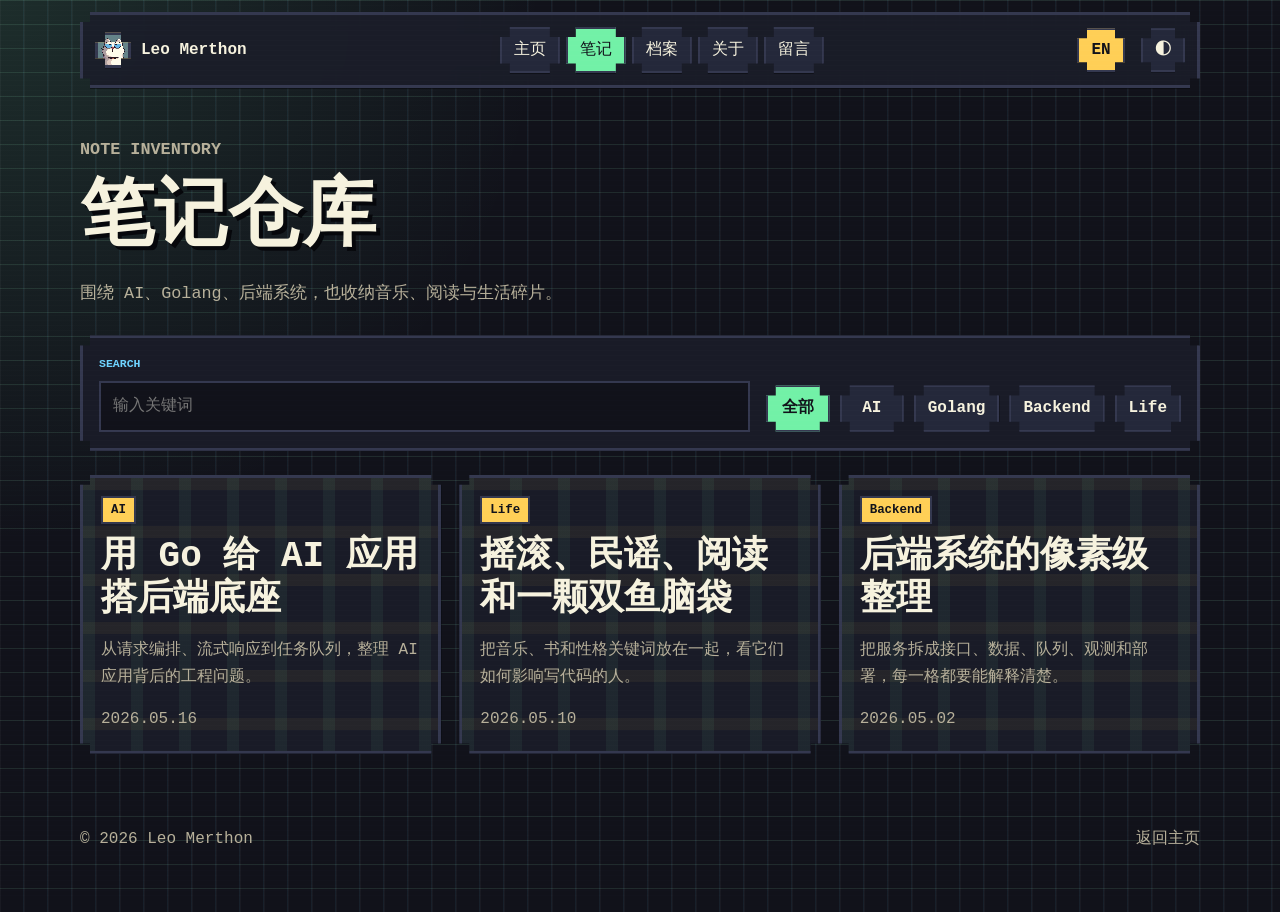
<file: posts.html>
<!doctype html>
<html lang="zh-CN">
  <head>
    <meta charset="utf-8">
    <meta name="viewport" content="width=device-width, initial-scale=1">
    <title>Notes | Leo Merthon</title>
    <meta name="description" content="Leo Merthon 的技术与生活笔记。">
    <link rel="icon" type="image/svg+xml" href="assets/img/favicon.svg">
    <link rel="stylesheet" href="assets/css/style.css">
  </head>
  <body data-page="posts">
    <div class="scanline" aria-hidden="true"></div>
    <header class="site-header">
      <a class="brand" href="index.html" aria-label="回到首页">
        <span class="brand-icon"><img src="assets/img/my.jpg" alt=""></span>
        <span>Leo Merthon</span>
      </a>
      <button class="menu-button" type="button" data-menu-toggle aria-controls="site-nav" aria-expanded="false" aria-label="打开导航">
        <span></span><span></span><span></span>
      </button>
      <nav class="main-nav" id="site-nav" aria-label="主导航">
        <a href="index.html" data-i18n="nav.home">主页</a>
        <a href="posts.html" data-i18n="nav.notes">笔记</a>
        <a href="archive.html" data-i18n="nav.archive">档案</a>
        <a href="about.html" data-i18n="nav.about">关于</a>
        <a href="guestbook.html" data-i18n="nav.guestbook">留言</a>
      </nav>
      <button class="lang-button" type="button" data-lang-toggle aria-label="Switch language">EN</button>
      <button class="icon-button" type="button" data-theme-toggle aria-label="切换主题" title="切换主题">◐</button>
    </header>

    <main>
      <section class="page-title">
        <p class="eyebrow" data-i18n="notes.eyebrow">NOTE INVENTORY</p>
        <h1 data-i18n="notes.title">笔记仓库</h1>
        <p data-i18n="notes.lead">围绕 AI、Golang、后端系统，也收纳音乐、阅读与生活碎片。</p>
      </section>

      <section class="toolbar" aria-label="笔记筛选">
        <label class="search-box">
          <span>SEARCH</span>
          <input type="search" data-post-search placeholder="输入关键词" data-i18n-placeholder="notes.searchPlaceholder">
        </label>
        <div class="tag-filters" role="list" aria-label="标签筛选">
          <button class="chip is-active" type="button" data-filter="all" data-i18n="filter.all">全部</button>
          <button class="chip" type="button" data-filter="AI" data-i18n="tag.ai">AI</button>
          <button class="chip" type="button" data-filter="Golang">Golang</button>
          <button class="chip" type="button" data-filter="Backend">Backend</button>
          <button class="chip" type="button" data-filter="Life" data-i18n="tag.life">Life</button>
        </div>
      </section>

      <section class="post-grid" data-post-container>
        <article class="post-card" data-tags="AI Golang Backend" data-title="用 Go 给 AI 应用搭后端底座">
          <span class="post-tag" data-i18n="tag.ai">AI</span>
          <h2><a href="post-pixel-room.html" data-i18n="post.ai.title">用 Go 给 AI 应用搭后端底座</a></h2>
          <p data-i18n="post.ai.excerpt">从请求编排、流式响应到任务队列，整理 AI 应用背后的工程问题。</p>
          <time datetime="2026-05-16">2026.05.16</time>
        </article>
        <article class="post-card" data-tags="Life Reading Music" data-title="摇滚、民谣、阅读和一颗双鱼脑袋">
          <span class="post-tag" data-i18n="tag.life">Life</span>
          <h2><a href="post-desk-notes.html" data-i18n="post.life.title">摇滚、民谣、阅读和一颗双鱼脑袋</a></h2>
          <p data-i18n="post.life.excerpt">把音乐、书和性格关键词放在一起，看它们如何影响写代码的人。</p>
          <time datetime="2026-05-10">2026.05.10</time>
        </article>
        <article class="post-card" data-tags="Backend Golang" data-title="后端系统的像素级整理">
          <span class="post-tag">Backend</span>
          <h2><a href="post-static-fun.html" data-i18n="post.backend.title">后端系统的像素级整理</a></h2>
          <p data-i18n="post.backend.excerpt">把服务拆成接口、数据、队列、观测和部署，每一格都要能解释清楚。</p>
          <time datetime="2026-05-02">2026.05.02</time>
        </article>
      </section>
      <p class="empty-state" data-empty-state hidden data-i18n="notes.empty">没有匹配的笔记，换个关键词试试。</p>
    </main>

    <footer class="site-footer">
      <span>© 2026 Leo Merthon</span>
      <span><a href="index.html" data-i18n="footer.backHome">返回主页</a></span>
    </footer>
    <script src="assets/js/main.js" defer></script>
  </body>
</html>
</file>
<file: assets/css/style.css>
:root {
  color-scheme: dark;
  --bg: #11121a;
  --panel: #1b1d2a;
  --panel-2: #24283a;
  --text: #f6f2de;
  --muted: #b7b09a;
  --line: #34384f;
  --accent: #72f1a7;
  --accent-2: #ffcf56;
  --accent-3: #ff6f91;
  --accent-4: #6ed3ff;
  --shadow: #06070b;
  --max: 1120px;
  --pixel-cut: polygon(0 10px, 10px 10px, 10px 0, calc(100% - 10px) 0, calc(100% - 10px) 10px, 100% 10px, 100% calc(100% - 10px), calc(100% - 10px) calc(100% - 10px), calc(100% - 10px) 100%, 10px 100%, 10px calc(100% - 10px), 0 calc(100% - 10px));
}

:root[data-theme="light"] {
  color-scheme: light;
  --bg: #f5f0df;
  --panel: #fff8df;
  --panel-2: #ece4c7;
  --text: #17171f;
  --muted: #5d5a50;
  --line: #292c3d;
  --accent: #168f58;
  --accent-2: #c77b10;
  --accent-3: #d93f63;
  --accent-4: #1677a6;
  --shadow: #c8bd98;
}

* {
  box-sizing: border-box;
}

html {
  scroll-behavior: smooth;
}

body {
  min-height: 100vh;
  margin: 0;
  color: var(--text);
  font-family: "Courier New", "PingFang SC", "Microsoft YaHei", monospace;
  line-height: 1.65;
  background:
    repeating-linear-gradient(0deg, transparent 0 23px, rgba(114, 241, 167, 0.08) 23px 24px),
    repeating-linear-gradient(90deg, transparent 0 23px, rgba(110, 211, 255, 0.07) 23px 24px),
    linear-gradient(90deg, rgba(255, 255, 255, 0.035) 1px, transparent 1px),
    linear-gradient(rgba(255, 255, 255, 0.035) 1px, transparent 1px),
    radial-gradient(circle at top left, rgba(114, 241, 167, 0.12), transparent 34rem),
    var(--bg);
  background-size: auto, auto, 24px 24px, 24px 24px, auto, auto;
}

a {
  color: inherit;
  text-decoration: none;
}

a:hover {
  color: var(--accent);
}

img {
  display: block;
  max-width: 100%;
}

button,
input,
textarea {
  font: inherit;
}

::selection {
  color: #11121a;
  background: var(--accent);
}

.scanline {
  position: fixed;
  inset: 0;
  z-index: 20;
  pointer-events: none;
  background: repeating-linear-gradient(
    to bottom,
    rgba(255, 255, 255, 0.035),
    rgba(255, 255, 255, 0.035) 1px,
    transparent 1px,
    transparent 5px
  );
  mix-blend-mode: soft-light;
}

.site-header,
.site-footer,
main {
  width: min(var(--max), calc(100% - 32px));
  margin-inline: auto;
}

.site-header {
  position: sticky;
  top: 12px;
  z-index: 10;
  display: grid;
  grid-template-columns: auto 1fr auto auto;
  gap: 16px;
  align-items: center;
  min-height: 72px;
  margin-top: 12px;
  padding: 12px;
  border: 3px solid var(--line);
  background: color-mix(in srgb, var(--panel) 90%, transparent);
  box-shadow: 6px 6px 0 var(--shadow);
  backdrop-filter: blur(10px);
  clip-path: var(--pixel-cut);
}

.brand,
.main-nav,
.hero-actions,
.tag-filters,
.site-footer {
  display: flex;
  align-items: center;
}

.brand {
  gap: 10px;
  font-weight: 900;
  letter-spacing: 0;
}

.brand-icon {
  width: 36px;
  height: 36px;
  overflow: hidden;
  border: 3px solid var(--line);
  background: var(--accent-2);
  box-shadow: 3px 3px 0 var(--shadow);
  clip-path: var(--pixel-cut);
}

.brand-icon img,
.pixel-avatar {
  width: 100%;
  height: 100%;
  object-fit: cover;
  image-rendering: pixelated;
  filter: saturate(1.15) contrast(1.12);
}

.main-nav {
  justify-content: center;
  gap: 6px;
  flex-wrap: wrap;
}

.main-nav a,
.chip,
.button,
.icon-button,
.lang-button,
.menu-button,
.link-button {
  min-height: 40px;
  border: 2px solid var(--line);
  color: var(--text);
  background: var(--panel-2);
  box-shadow: 3px 3px 0 var(--shadow);
  cursor: pointer;
  transition: transform 120ms ease, box-shadow 120ms ease, background 120ms ease;
  clip-path: var(--pixel-cut);
}

.main-nav a {
  display: inline-flex;
  align-items: center;
  padding: 8px 12px;
}

.main-nav a.is-active,
.chip.is-active {
  color: #11121a;
  background: var(--accent);
}

.main-nav a:hover,
.button:hover,
.icon-button:hover,
.menu-button:hover,
.chip:hover,
.link-button:hover {
  transform: translate(2px, 2px);
  box-shadow: 1px 1px 0 var(--shadow);
}

.icon-button {
  width: 44px;
  height: 44px;
  padding: 0;
  font-weight: 900;
}

.menu-button {
  display: none;
  width: 44px;
  height: 44px;
  padding: 8px;
  place-items: center;
  gap: 4px;
}

.menu-button span {
  display: block;
  width: 20px;
  height: 4px;
  background: currentColor;
  box-shadow: 2px 2px 0 var(--shadow);
}

.lang-button {
  min-width: 48px;
  height: 44px;
  padding: 0 10px;
  color: #11121a;
  background: var(--accent-2);
  font-weight: 900;
}

main {
  padding-block: 48px;
}

.hero {
  position: relative;
  display: grid;
  grid-template-columns: minmax(0, 1.2fr) minmax(280px, 0.8fr);
  gap: 28px;
  align-items: stretch;
  min-height: min(620px, calc(100vh - 220px));
  padding: clamp(28px, 5vw, 56px);
  overflow: hidden;
  border: 4px solid var(--line);
  background:
    linear-gradient(135deg, rgba(114, 241, 167, 0.18), transparent 40%),
    linear-gradient(315deg, rgba(255, 111, 145, 0.14), transparent 42%),
    var(--panel);
  box-shadow: 8px 8px 0 var(--shadow);
  clip-path: var(--pixel-cut);
}

.hero::before {
  content: "";
  position: absolute;
  inset: 14px;
  z-index: 0;
  border: 2px solid rgba(246, 242, 222, 0.12);
  pointer-events: none;
  clip-path: var(--pixel-cut);
}

.hero-art {
  position: absolute;
  inset: 0;
  z-index: 0;
  width: 100%;
  height: 100%;
  object-fit: cover;
  image-rendering: pixelated;
  opacity: 0.38;
  filter: saturate(1.15) contrast(1.08);
}

.hero::after {
  content: "";
  position: absolute;
  inset: 0;
  z-index: 0;
  background:
    linear-gradient(90deg, color-mix(in srgb, var(--panel) 94%, transparent), rgba(17, 18, 26, 0.7) 55%, rgba(17, 18, 26, 0.35)),
    repeating-linear-gradient(0deg, transparent 0 15px, rgba(255, 255, 255, 0.045) 15px 16px);
  pointer-events: none;
}

.pixel-grid {
  position: absolute;
  inset: auto 24px 24px auto;
  width: min(280px, 40vw);
  aspect-ratio: 1;
  opacity: 0.55;
  background:
    linear-gradient(90deg, var(--accent) 12px, transparent 12px) 0 0 / 48px 48px,
    linear-gradient(90deg, var(--accent-2) 12px, transparent 12px) 24px 24px / 48px 48px,
    linear-gradient(90deg, var(--accent-3) 12px, transparent 12px) 12px 12px / 48px 48px;
  mask-image: linear-gradient(135deg, transparent, #000 35%, #000 70%, transparent);
}

.hero-copy,
.profile-terminal,
.page-title,
.article,
.article-comments,
.player-card,
.about-copy,
.guestbook,
.toolbar,
.console-strip {
  position: relative;
  z-index: 2;
}

.hero-copy {
  align-self: center;
}

.eyebrow {
  margin: 0 0 12px;
  color: var(--accent-2);
  font-size: 0.78rem;
  font-weight: 900;
  letter-spacing: 0;
  text-transform: uppercase;
}

h1,
h2,
h3,
p {
  overflow-wrap: anywhere;
}

h1,
h2,
h3 {
  margin: 0;
  line-height: 1.18;
}

h1 {
  max-width: 13ch;
  font-size: clamp(2.25rem, 6.5vw, 4.6rem);
  text-shadow: 4px 4px 0 var(--shadow);
}

html[lang="en"] h1 {
  max-width: 17ch;
  font-size: clamp(2rem, 5vw, 3.75rem);
}

.page-title h1,
.article h1 {
  max-width: 16ch;
}

h2 {
  font-size: clamp(1.5rem, 3vw, 2.25rem);
}

h3 {
  font-size: 1.15rem;
}

.lead,
.page-title p,
.article > p,
.about-copy p {
  color: var(--muted);
  font-size: 1.05rem;
}

.no-break {
  white-space: nowrap;
}

.hero-actions {
  gap: 12px;
  flex-wrap: wrap;
  margin-top: 28px;
}

.button {
  display: inline-flex;
  align-items: center;
  justify-content: center;
  min-width: 128px;
  padding: 10px 16px;
  font-weight: 900;
}

.button.primary {
  color: #11121a;
  background: var(--accent);
}

.button.ghost {
  background: transparent;
}

.profile-terminal,
.player-card,
.about-copy,
.article,
.article-comments,
.message-form,
.message-item,
.post-card,
.console-box,
.toolbar,
.guestbook {
  border: 3px solid var(--line);
  background: color-mix(in srgb, var(--panel) 94%, black);
  box-shadow: 6px 6px 0 var(--shadow);
  clip-path: var(--pixel-cut);
}

.profile-terminal {
  display: grid;
  grid-template-columns: 112px 1fr;
  gap: 18px;
  align-self: center;
  padding: 18px;
}

.avatar {
  width: 112px;
  height: 112px;
  border: 4px solid var(--line);
  background: var(--accent-2);
  box-shadow: 4px 4px 0 var(--shadow);
}

.avatar.large {
  width: 160px;
  height: 160px;
  margin-inline: auto;
}

.terminal-label,
.status-grid dt,
.search-box span,
.message-form span {
  margin: 0;
  color: var(--accent-4);
  font-size: 0.72rem;
  font-weight: 900;
  text-transform: uppercase;
}

.typing::after {
  content: "_";
  color: var(--accent);
  animation: blink 1s steps(2, end) infinite;
}

.status-grid {
  grid-column: 1 / -1;
  display: grid;
  grid-template-columns: repeat(3, 1fr);
  gap: 10px;
  margin: 0;
}

.social-dock {
  grid-column: 1 / -1;
  display: grid;
  grid-template-columns: repeat(5, minmax(0, 1fr));
  gap: 10px;
}

.social-dock a {
  display: grid;
  place-items: center;
  min-height: 46px;
  border: 2px solid var(--line);
  color: var(--text);
  background: var(--panel-2);
  box-shadow: 3px 3px 0 var(--shadow);
  font-weight: 900;
  clip-path: var(--pixel-cut);
  transition: transform 120ms ease, box-shadow 120ms ease, background 120ms ease;
}

.social-dock a:hover {
  color: #11121a;
  background: var(--accent-2);
  transform: translate(2px, 2px);
  box-shadow: 1px 1px 0 var(--shadow);
}

.pixel-icon {
  width: 26px;
  height: 26px;
  fill: currentColor;
  shape-rendering: crispEdges;
}

.status-grid div {
  padding: 10px;
  border: 2px solid var(--line);
  background: var(--panel-2);
}

.status-grid dd {
  margin: 2px 0 0;
  font-weight: 900;
}

.section {
  margin-top: 42px;
}

.two-col,
.console-strip,
.about-layout,
.guestbook {
  display: grid;
  grid-template-columns: minmax(220px, 0.7fr) minmax(0, 1.3fr);
  gap: 24px;
}

.post-list,
.post-grid {
  display: grid;
  gap: 18px;
}

.post-grid {
  grid-template-columns: repeat(3, minmax(0, 1fr));
}

.post-card {
  min-height: 230px;
  padding: 18px;
  background-image:
    linear-gradient(90deg, rgba(114, 241, 167, 0.06) 12px, transparent 12px),
    linear-gradient(rgba(255, 207, 86, 0.05) 12px, transparent 12px);
  background-size: 48px 48px;
}

.post-card h2,
.post-card h3 {
  margin-block: 12px;
}

.post-card p,
.post-card time,
.article-meta {
  color: var(--muted);
}

.post-tag {
  display: inline-flex;
  min-height: 28px;
  align-items: center;
  padding: 2px 8px;
  border: 2px solid var(--line);
  color: #11121a;
  background: var(--accent-2);
  font-size: 0.78rem;
  font-weight: 900;
}

.console-strip {
  align-items: start;
  padding: 24px;
  border: 3px solid var(--line);
  background: var(--panel);
  box-shadow: 6px 6px 0 var(--shadow);
  clip-path: var(--pixel-cut);
}

.console-box {
  padding: 18px;
  color: var(--accent);
}

.console-box p {
  margin: 6px 0;
}

.page-title {
  margin-bottom: 28px;
}

.page-title h1 {
  margin-bottom: 12px;
}

.toolbar {
  display: grid;
  grid-template-columns: minmax(220px, 1fr) auto;
  gap: 16px;
  align-items: end;
  margin-bottom: 24px;
  padding: 16px;
}

.search-box,
.message-form label {
  display: grid;
  gap: 8px;
}

input,
textarea {
  width: 100%;
  border: 2px solid var(--line);
  color: var(--text);
  background: var(--bg);
  outline: 0;
}

input {
  min-height: 44px;
  padding: 10px 12px;
}

textarea {
  min-height: 132px;
  resize: vertical;
  padding: 12px;
}

input:focus,
textarea:focus {
  border-color: var(--accent);
  box-shadow: 0 0 0 3px color-mix(in srgb, var(--accent) 30%, transparent);
}

.tag-filters {
  gap: 10px;
  flex-wrap: wrap;
}

.chip {
  min-width: 64px;
  padding: 8px 12px;
  font-weight: 900;
}

.empty-state {
  padding: 18px;
  border: 3px dashed var(--line);
  color: var(--muted);
}

.timeline {
  display: grid;
  gap: 18px;
}

.timeline article {
  position: relative;
  padding: 18px 18px 18px 34px;
  border-left: 6px solid var(--accent);
  background: color-mix(in srgb, var(--panel) 92%, transparent);
  box-shadow: 5px 5px 0 var(--shadow);
  clip-path: var(--pixel-cut);
}

.timeline article::before {
  content: "";
  position: absolute;
  left: -14px;
  top: 24px;
  width: 18px;
  height: 18px;
  border: 3px solid var(--line);
  background: var(--accent-3);
}

.timeline time {
  color: var(--accent-2);
  font-weight: 900;
}

.progress-track {
  position: sticky;
  top: 98px;
  z-index: 5;
  height: 10px;
  margin-bottom: 24px;
  border: 2px solid var(--line);
  background: var(--panel-2);
}

.progress-track span {
  display: block;
  width: 0;
  height: 100%;
  background: linear-gradient(90deg, var(--accent), var(--accent-2), var(--accent-3));
}

.about-layout {
  align-items: start;
}

.player-card,
.about-copy {
  padding: 24px;
}

.player-card {
  text-align: center;
}

.meter {
  height: 18px;
  margin-top: 20px;
  border: 2px solid var(--line);
  background: var(--bg);
}

.meter span {
  display: block;
  height: 100%;
  background: repeating-linear-gradient(90deg, var(--accent), var(--accent) 12px, var(--accent-2) 12px, var(--accent-2) 24px);
}

.inventory {
  display: grid;
  gap: 12px;
  margin: 24px 0;
}

.inventory div {
  display: grid;
  grid-template-columns: 92px 1fr;
  gap: 12px;
  padding: 12px;
  border: 2px solid var(--line);
  background: var(--panel-2);
}

.inventory strong {
  color: var(--accent);
}

.guestbook {
  align-items: start;
  padding: 18px;
}

.message-form {
  display: grid;
  gap: 14px;
  padding: 18px;
}

.message-form.small {
  margin-bottom: 18px;
}

.message-list {
  display: grid;
  gap: 12px;
}

.message-item {
  padding: 14px;
}

.message-item strong {
  color: var(--accent);
}

.message-item time {
  display: block;
  color: var(--muted);
  font-size: 0.78rem;
}

.article-shell {
  max-width: 820px;
}

.article,
.article-comments {
  padding: clamp(20px, 4vw, 36px);
}

.article h1 {
  margin-bottom: 10px;
  font-size: clamp(2rem, 5vw, 4.25rem);
}

.article h2 {
  margin-top: 32px;
}

.article code {
  padding: 2px 6px;
  border: 1px solid var(--line);
  color: var(--accent);
  background: var(--bg);
}

.article-comments {
  margin-top: 28px;
}

.site-footer {
  justify-content: space-between;
  gap: 16px;
  flex-wrap: wrap;
  padding-block: 24px 36px;
  color: var(--muted);
}

.link-button {
  min-height: auto;
  padding: 0;
  border: 0;
  color: inherit;
  background: transparent;
  box-shadow: none;
}

.pixel-spark {
  position: fixed;
  z-index: 15;
  width: 8px;
  height: 8px;
  pointer-events: none;
  background: var(--accent);
  animation: spark 620ms steps(4, end) forwards;
}

@keyframes blink {
  50% {
    opacity: 0;
  }
}

@keyframes spark {
  to {
    opacity: 0;
    transform: translateY(-20px) scale(0.2);
  }
}

@media (max-width: 900px) {
  .hero,
  .two-col,
  .console-strip,
  .about-layout,
  .guestbook,
  .toolbar {
    grid-template-columns: 1fr;
  }

  .site-header {
    position: static;
  }

  .main-nav {
    justify-content: start;
  }

  .lang-button,
  .menu-button,
  .icon-button {
    justify-self: start;
  }

  .post-grid {
    grid-template-columns: 1fr;
  }

  .profile-terminal {
    grid-template-columns: 88px 1fr;
  }

  .avatar {
    width: 88px;
    height: 88px;
  }
}

@media (max-width: 760px) {
  main {
    padding-block: 24px 40px;
  }

  .site-header {
    grid-template-columns: minmax(0, 1fr) auto auto auto;
    gap: 8px;
    min-height: 0;
    padding: 10px;
  }

  .brand {
    min-width: 0;
  }

  .brand span:last-child {
    overflow: hidden;
    text-overflow: ellipsis;
    white-space: nowrap;
  }

  .menu-button {
    display: grid;
  }

  .main-nav {
    grid-column: 1 / -1;
    display: none;
    grid-template-columns: repeat(2, minmax(0, 1fr));
    gap: 8px;
    margin-top: 4px;
  }

  .site-header.is-menu-open .main-nav {
    display: grid;
  }

  .main-nav a {
    justify-content: center;
    min-height: 44px;
  }

  .lang-button,
  .icon-button,
  .menu-button {
    justify-self: end;
  }
}

@media (max-width: 560px) {
  .site-header,
  .site-footer,
  main {
    width: min(100% - 20px, var(--max));
  }

  .hero {
    min-height: auto;
    padding: 22px;
  }

  .hero-actions .button {
    width: 100%;
  }

  .status-grid {
    grid-template-columns: 1fr;
  }

  .profile-terminal {
    grid-template-columns: 1fr;
  }

  .inventory div {
    grid-template-columns: 1fr;
  }
}

@media (prefers-reduced-motion: reduce) {
  *,
  *::before,
  *::after {
    scroll-behavior: auto !important;
    animation-duration: 1ms !important;
    transition-duration: 1ms !important;
  }
}
</file>
